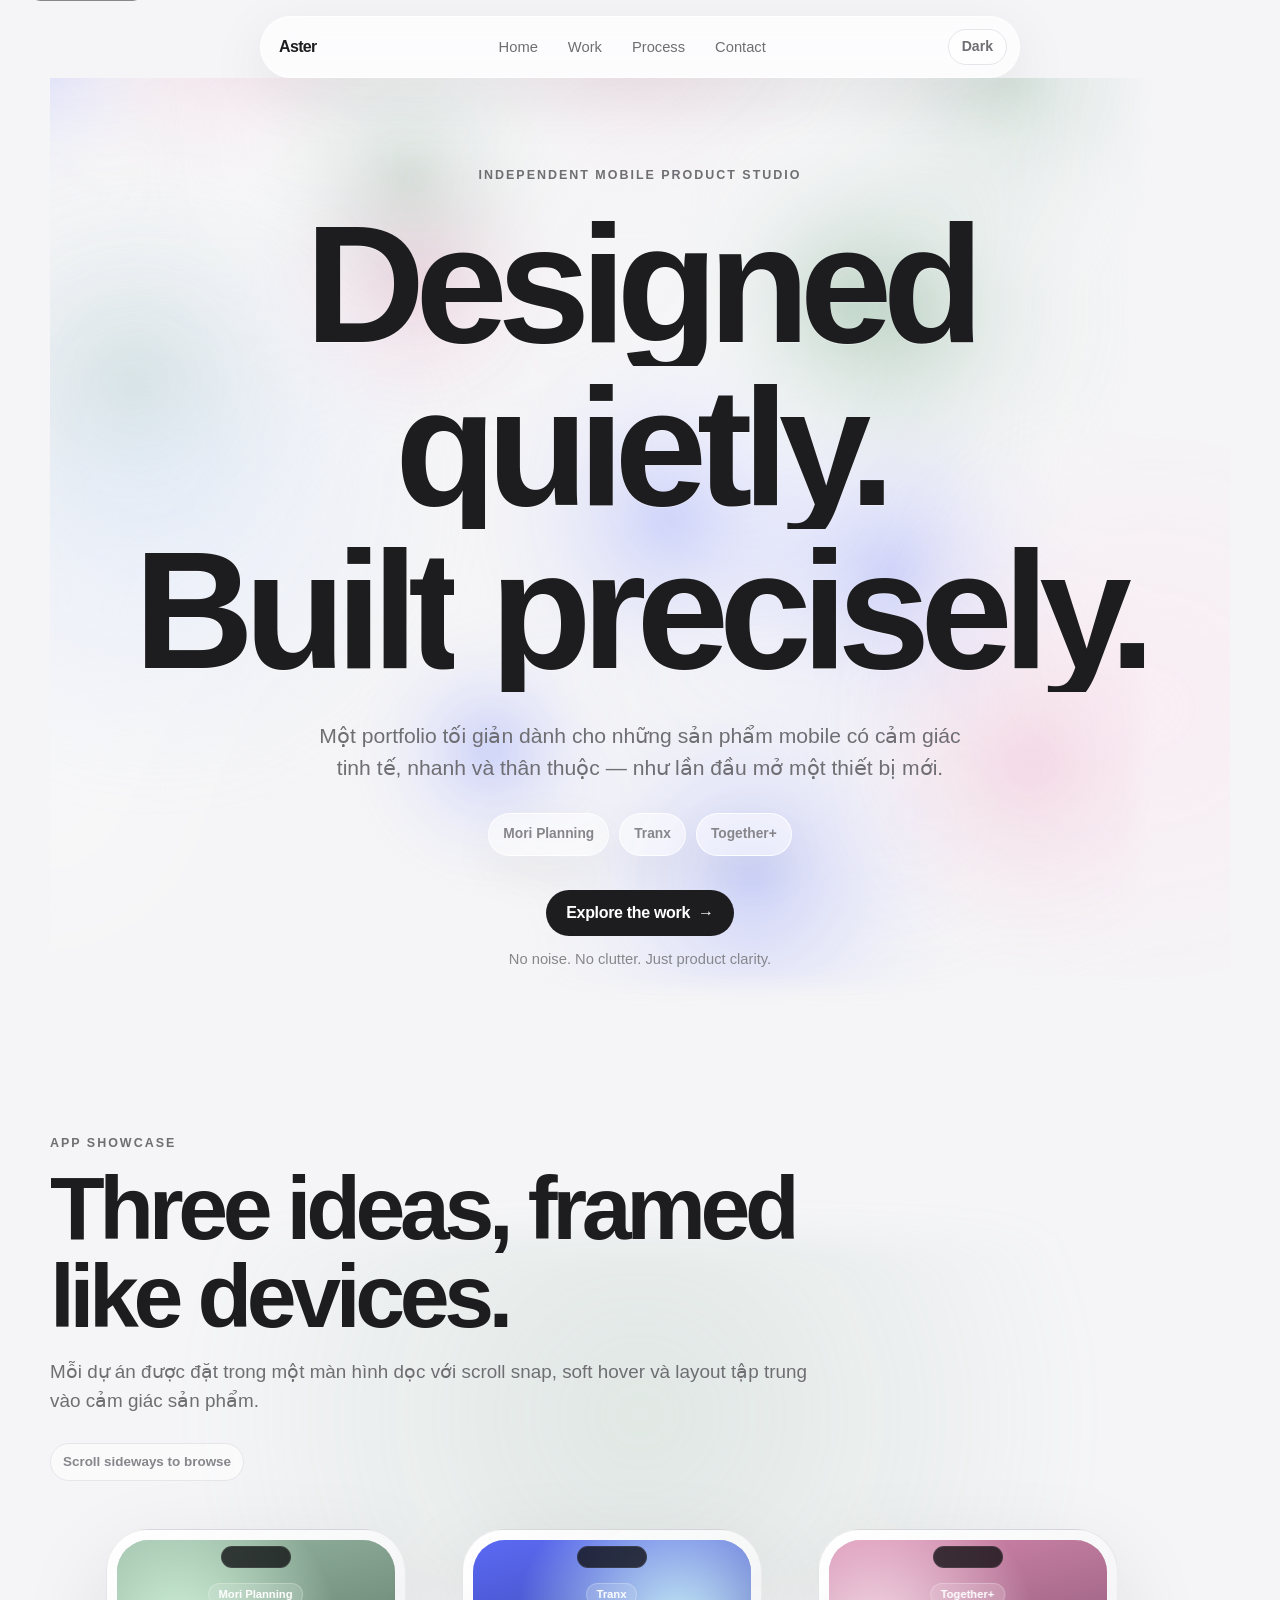
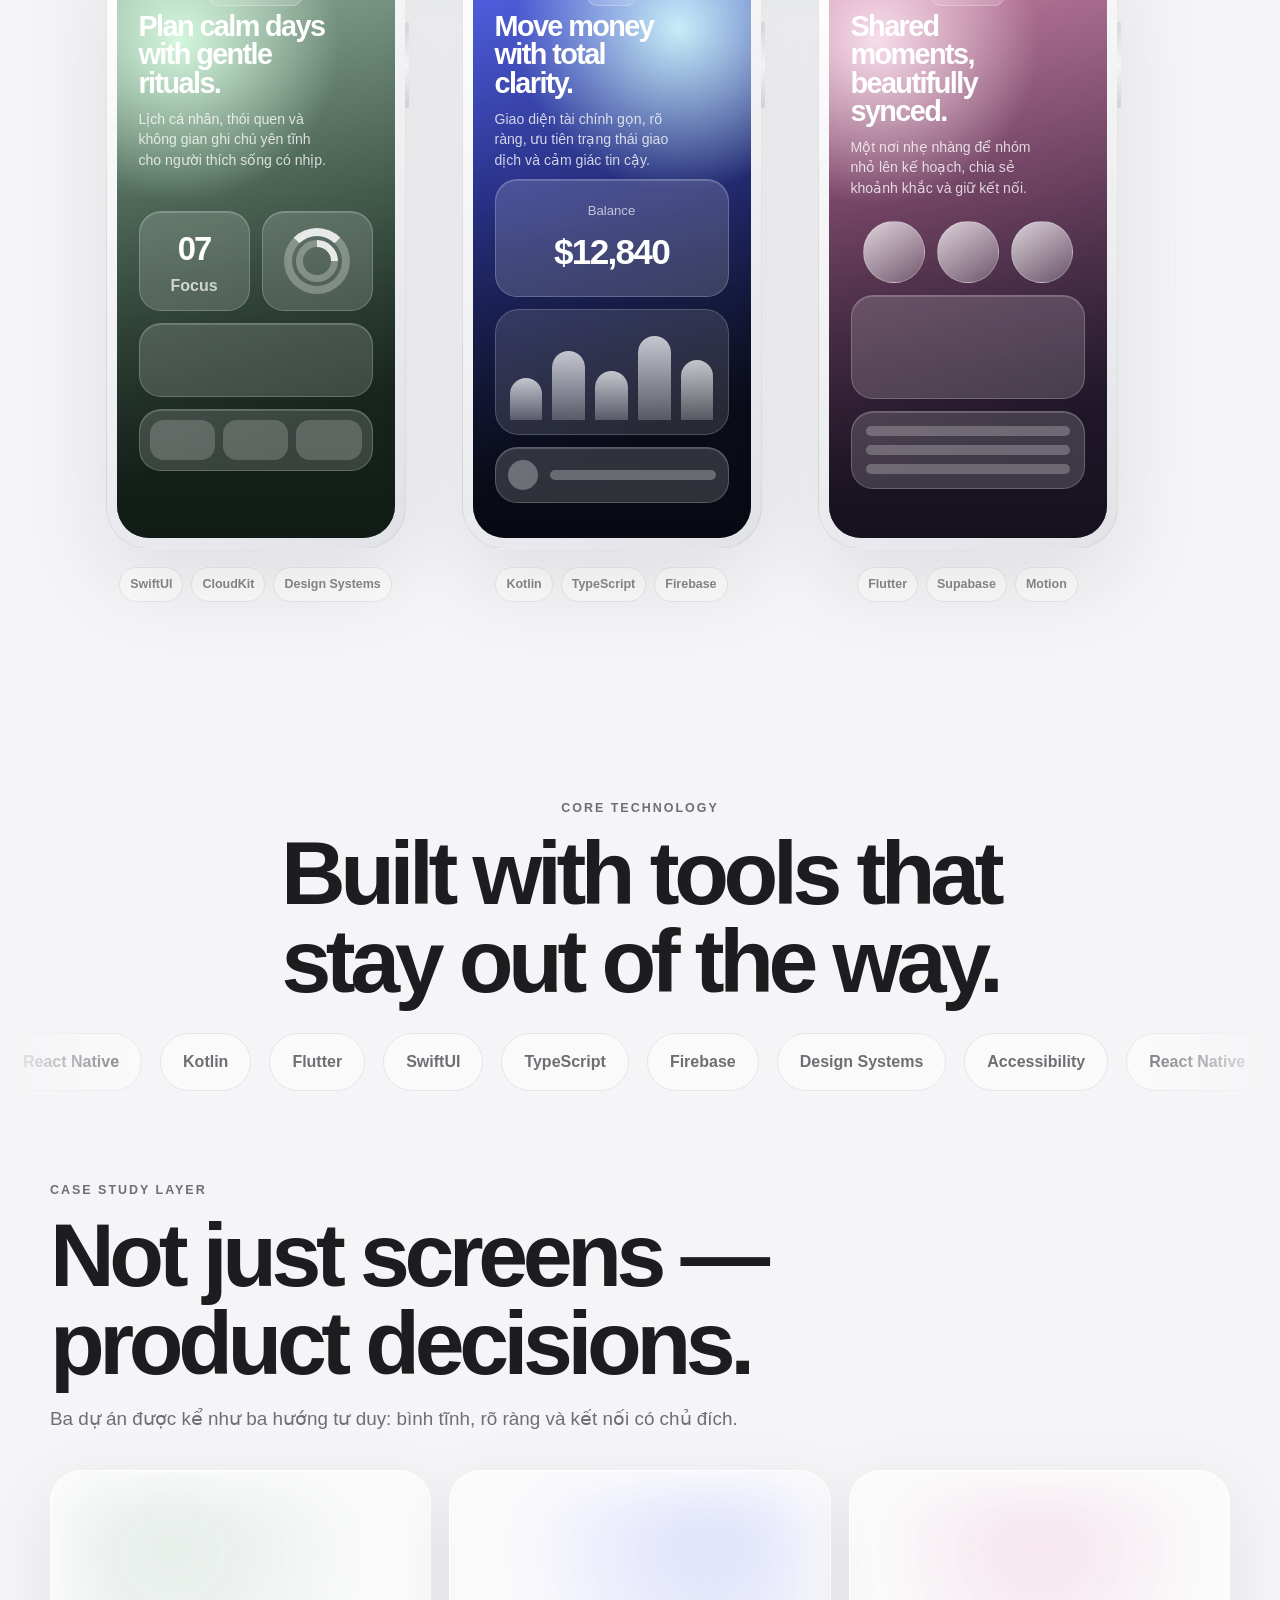
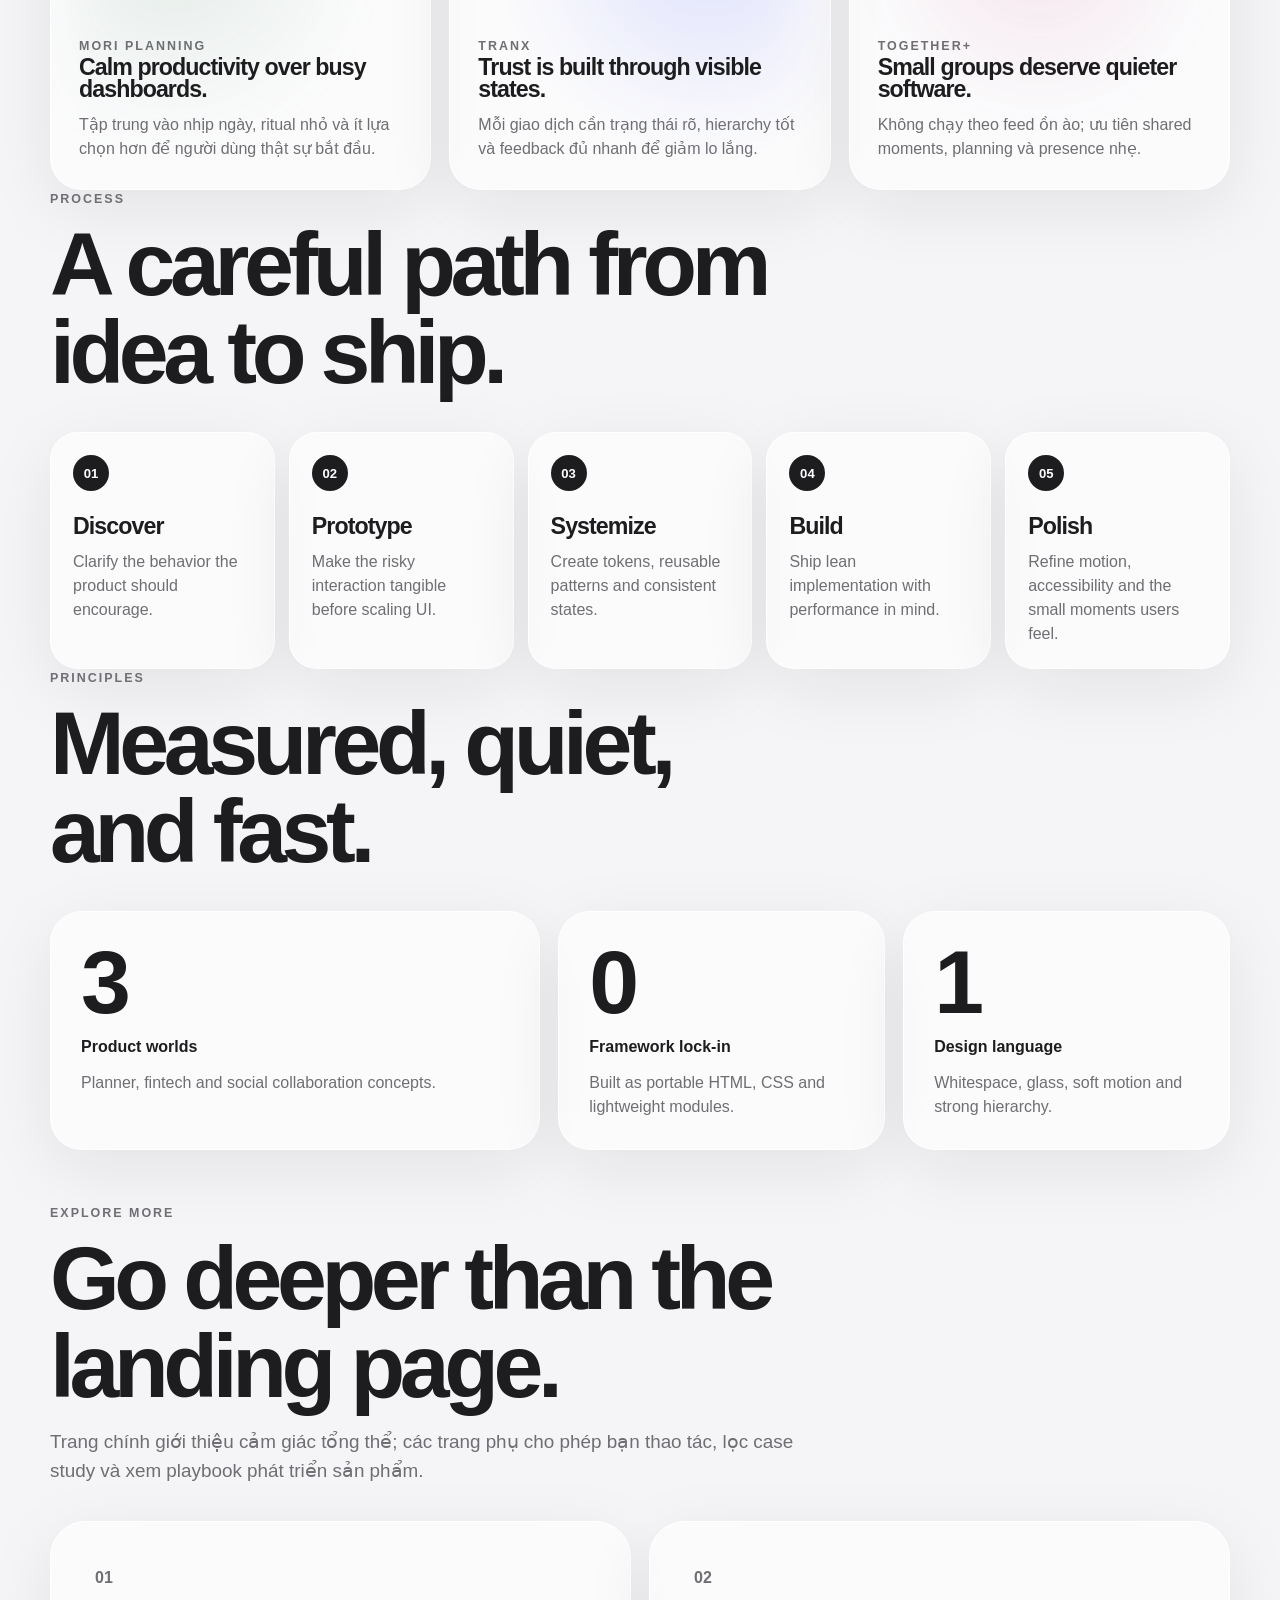
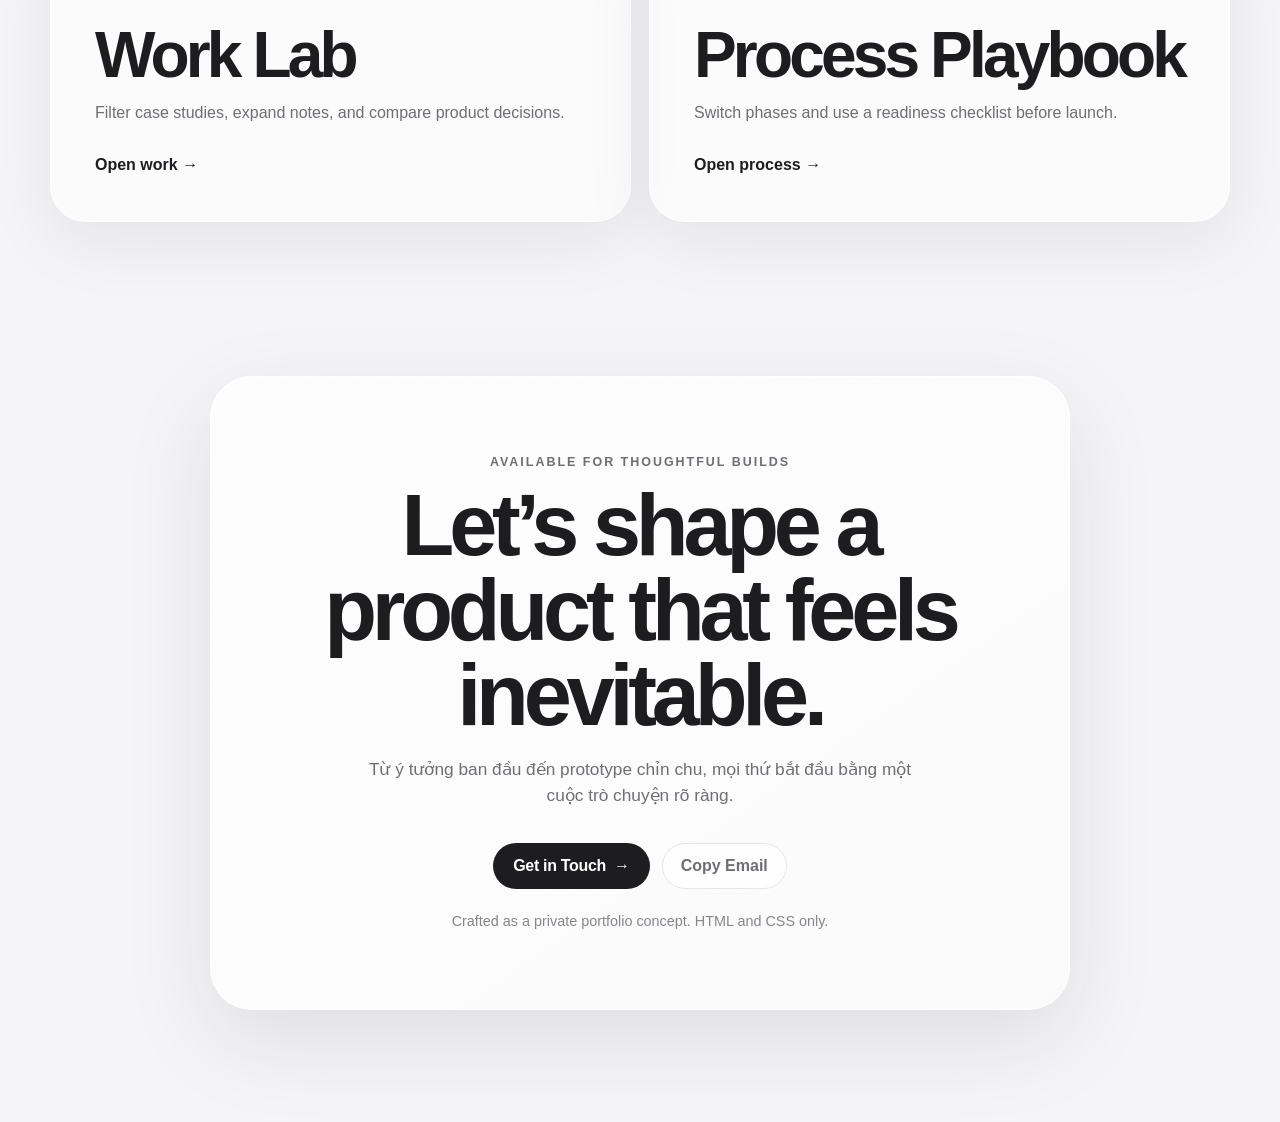
<file: index.html>
<!doctype html>
<html lang="vi">
<head>
  <meta charset="utf-8" />
  <meta name="viewport" content="width=device-width, initial-scale=1" />
  <meta name="description" content="Portfolio tối giản lấy cảm hứng từ Apple, trưng bày các sản phẩm mobile và kỹ năng phát triển." />
  <title>Profile Portfolio — Apple-esque Minimalism</title>
  <meta name="theme-color" content="#f5f5f7" />
  <meta property="og:title" content="Profile Portfolio — Apple-esque Minimalism" />
  <meta property="og:description" content="Interactive product portfolio concept for mobile apps, crafted with Apple-inspired minimalism." />
  <meta property="og:type" content="website" />
  <meta property="og:url" content="https://example.dev/" />
  <meta name="twitter:card" content="summary_large_image" />
  <link rel="icon" href="favicon.svg" type="image/svg+xml" />
  <link rel="stylesheet" href="src/styles/main.css" />
</head>
<body>
  <div class="scroll-progress" data-scroll-progress aria-hidden="true"></div>
  <a class="skip-link" href="#projects">Skip to projects</a>
  <header class="site-header" aria-label="Thanh điều hướng chính">
    <a class="brand" href="#top" aria-label="Về đầu trang">Aster</a>
    <nav class="nav-links" aria-label="Liên kết trong trang">
      <a href="#projects">Home</a>
      <a href="work.html">Work</a>
      <a href="process.html">Process</a>
      <a href="#contact">Contact</a>
    </nav>
    <button class="theme-toggle" type="button" data-theme-toggle aria-pressed="false" aria-label="Toggle color theme">Dark</button>
  </header>

  <main id="top">
    <section class="hero section-shell" aria-labelledby="hero-title" data-hero-canvas-root>
      <canvas class="hero-canvas" data-hero-canvas aria-hidden="true"></canvas>
      <div class="ambient-orb ambient-orb--one" aria-hidden="true"></div>
      <div class="ambient-orb ambient-orb--two" aria-hidden="true"></div>

      <p class="eyebrow reveal-up">Independent Mobile Product Studio</p>
      <h1 id="hero-title" class="hero-title reveal-up reveal-delay-1" data-split>
        Designed quietly.<br />Built precisely.
      </h1>
      <p class="hero-copy reveal-up reveal-delay-2">
        Một portfolio tối giản dành cho những sản phẩm mobile có cảm giác tinh tế, nhanh và thân thuộc — như lần đầu mở một thiết bị mới.
      </p>
      <ul class="hero-product-pills reveal-up reveal-delay-3" data-product-pills aria-label="Featured product concepts"></ul>
      <div class="hero-actions reveal-up reveal-delay-3">
        <a class="hero-cta" href="#projects" data-magnetic>Explore the work <span aria-hidden="true">→</span></a>
        <span class="micro-note">No noise. No clutter. Just product clarity.</span>
      </div>
    </section>

    <section id="projects" class="projects section-shell" aria-labelledby="projects-title">
      <div class="section-heading" data-reveal data-parallax="0.06">
        <p class="eyebrow">App Showcase</p>
        <h2 id="projects-title">Three ideas, framed like devices.</h2>
        <p>
          Mỗi dự án được đặt trong một màn hình dọc với scroll snap, soft hover và layout tập trung vào cảm giác sản phẩm.
        </p>
      </div>

      <div class="scroll-hint" aria-hidden="true">Scroll sideways to browse</div>
      <div class="phone-rail" data-project-rail aria-live="polite" aria-label="Danh sách dự án dạng màn hình điện thoại"></div>
    </section>

    <section id="skills" class="skills" aria-labelledby="skills-title">
      <div class="section-shell section-heading compact" data-reveal>
        <p class="eyebrow">Core Technology</p>
        <h2 id="skills-title">Built with tools that stay out of the way.</h2>
      </div>
      <div class="ticker" aria-label="Danh sách công nghệ chạy ngang">
        <div class="ticker-track">
          <span>React Native</span><span>Kotlin</span><span>Flutter</span><span>SwiftUI</span><span>TypeScript</span><span>Firebase</span><span>Design Systems</span><span>Accessibility</span>
          <span>React Native</span><span>Kotlin</span><span>Flutter</span><span>SwiftUI</span><span>TypeScript</span><span>Firebase</span><span>Design Systems</span><span>Accessibility</span>
        </div>
      </div>
    </section>


    <section class="case-studies section-shell" aria-labelledby="case-title">
      <div class="section-heading" data-reveal data-parallax="0.06">
        <p class="eyebrow">Case Study Layer</p>
        <h2 id="case-title">Not just screens — product decisions.</h2>
        <p>Ba dự án được kể như ba hướng tư duy: bình tĩnh, rõ ràng và kết nối có chủ đích.</p>
      </div>
      <div class="story-grid" data-story-grid></div>
    </section>

    <section class="process section-shell" aria-labelledby="process-title">
      <div class="section-heading" data-reveal data-parallax="0.06">
        <p class="eyebrow">Process</p>
        <h2 id="process-title">A careful path from idea to ship.</h2>
      </div>
      <div class="process-rail">
        <article class="process-step" data-reveal><span class="process-index">01</span><h3>Discover</h3><p>Clarify the behavior the product should encourage.</p></article>
        <article class="process-step" data-reveal><span class="process-index">02</span><h3>Prototype</h3><p>Make the risky interaction tangible before scaling UI.</p></article>
        <article class="process-step" data-reveal><span class="process-index">03</span><h3>Systemize</h3><p>Create tokens, reusable patterns and consistent states.</p></article>
        <article class="process-step" data-reveal><span class="process-index">04</span><h3>Build</h3><p>Ship lean implementation with performance in mind.</p></article>
        <article class="process-step" data-reveal><span class="process-index">05</span><h3>Polish</h3><p>Refine motion, accessibility and the small moments users feel.</p></article>
      </div>
    </section>

    <section class="metrics section-shell" aria-labelledby="metrics-title">
      <div class="section-heading" data-reveal data-parallax="0.06">
        <p class="eyebrow">Principles</p>
        <h2 id="metrics-title">Measured, quiet, and fast.</h2>
      </div>
      <div class="metrics-grid">
        <article class="metric-card" data-reveal><strong>3</strong><span>Product worlds</span><p>Planner, fintech and social collaboration concepts.</p></article>
        <article class="metric-card" data-reveal><strong>0</strong><span>Framework lock-in</span><p>Built as portable HTML, CSS and lightweight modules.</p></article>
        <article class="metric-card" data-reveal><strong>1</strong><span>Design language</span><p>Whitespace, glass, soft motion and strong hierarchy.</p></article>
      </div>
    </section>


    <section class="site-map section-shell" aria-labelledby="site-map-title">
      <div class="section-heading" data-reveal data-parallax="0.06">
        <p class="eyebrow">Explore More</p>
        <h2 id="site-map-title">Go deeper than the landing page.</h2>
        <p>Trang chính giới thiệu cảm giác tổng thể; các trang phụ cho phép bạn thao tác, lọc case study và xem playbook phát triển sản phẩm.</p>
      </div>
      <div class="route-grid">
        <a class="route-card" href="work.html" data-reveal>
          <span>01</span>
          <h3>Work Lab</h3>
          <p>Filter case studies, expand notes, and compare product decisions.</p>
          <strong>Open work →</strong>
        </a>
        <a class="route-card" href="process.html" data-reveal>
          <span>02</span>
          <h3>Process Playbook</h3>
          <p>Switch phases and use a readiness checklist before launch.</p>
          <strong>Open process →</strong>
        </a>
      </div>
    </section>

    <section id="contact" class="contact section-shell" aria-labelledby="contact-title">
      <div class="glass-card" data-reveal>
        <p class="eyebrow">Available for thoughtful builds</p>
        <h2 id="contact-title">Let’s shape a product that feels inevitable.</h2>
        <p>
          Từ ý tưởng ban đầu đến prototype chỉn chu, mọi thứ bắt đầu bằng một cuộc trò chuyện rõ ràng.
        </p>
        <div class="contact-actions">
          <a class="contact-button" href="mailto:hello@example.dev" data-magnetic>Get in Touch <span aria-hidden="true">→</span></a>
          <button class="copy-button" type="button" data-copy-email="hello@example.dev">Copy Email</button>
        </div>
        <p class="footer-note">Crafted as a private portfolio concept. HTML and CSS only.</p>
      </div>
    </section>
  </main>

  <div class="project-detail" data-project-detail aria-hidden="true"></div>
  <div class="toast" data-toast role="status" aria-live="polite"></div>
  <script type="module" src="src/scripts/main.js"></script>
</body>
</html>
</file>
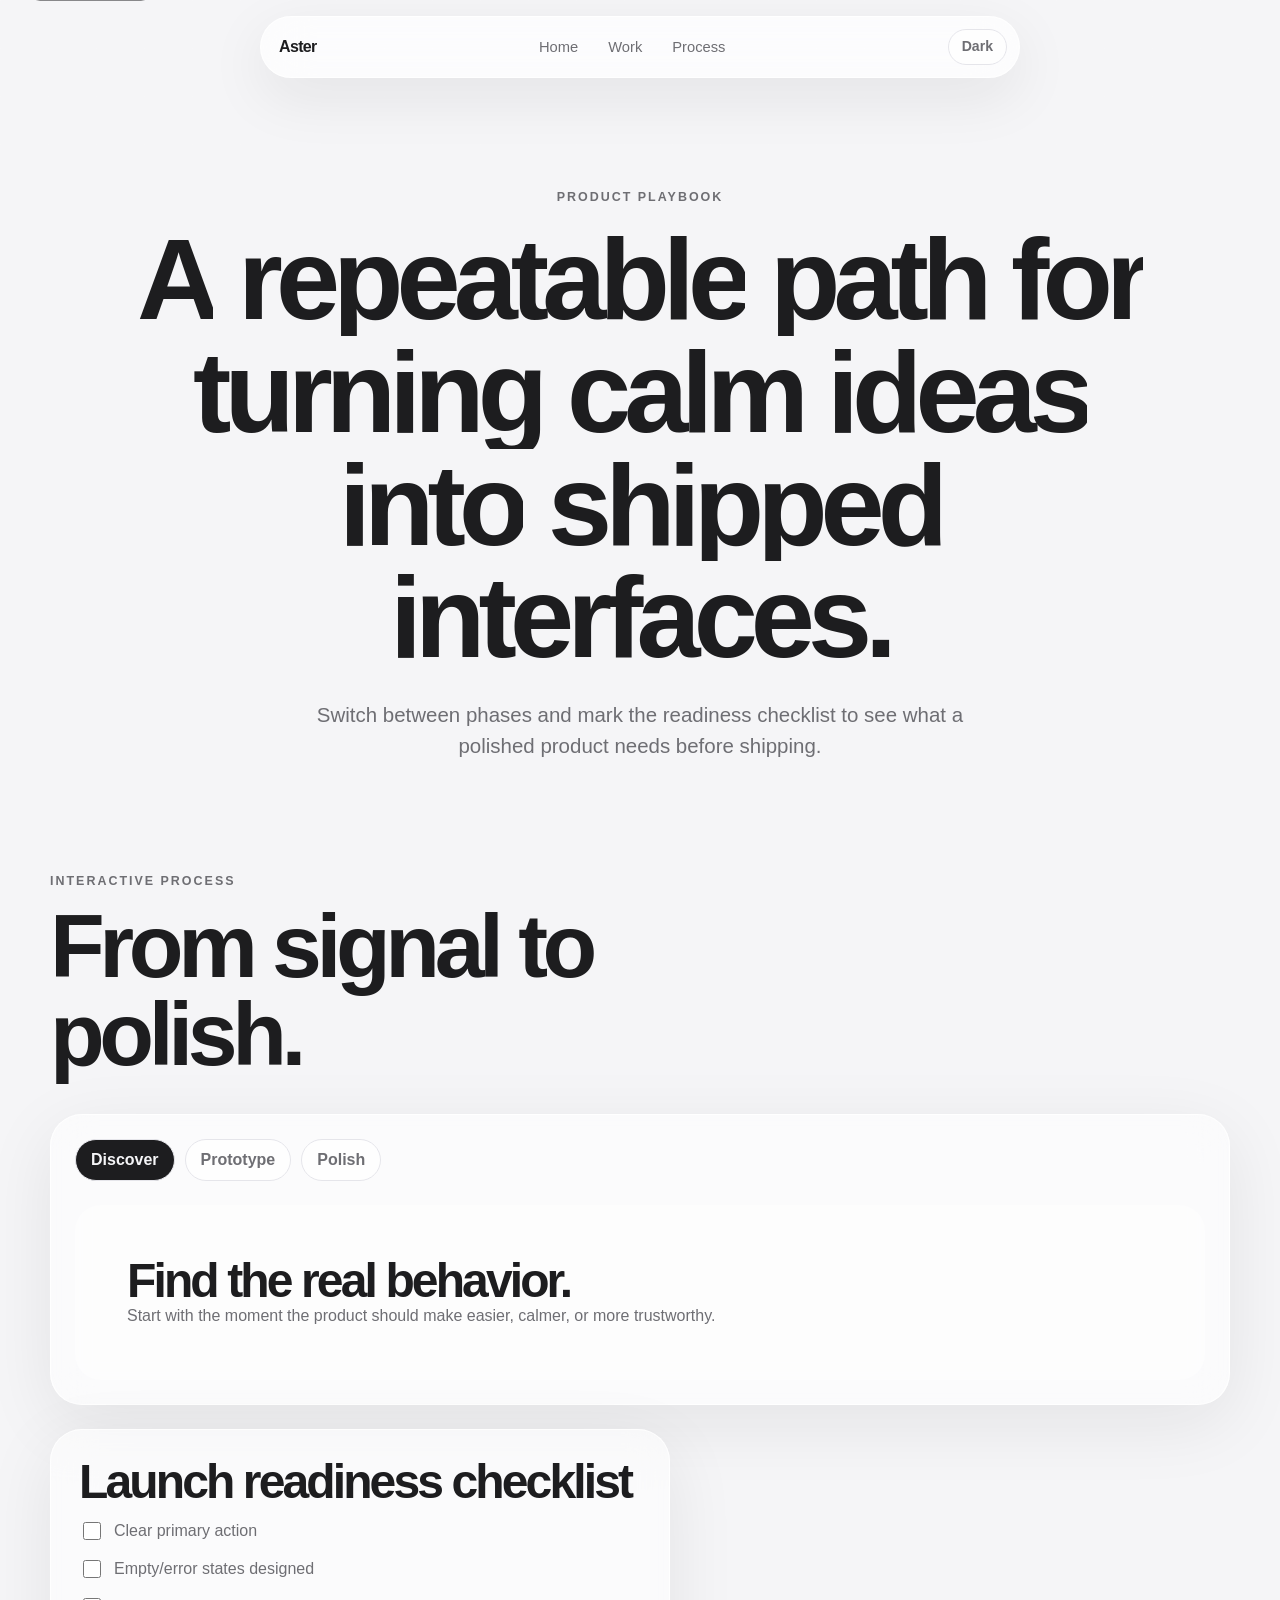
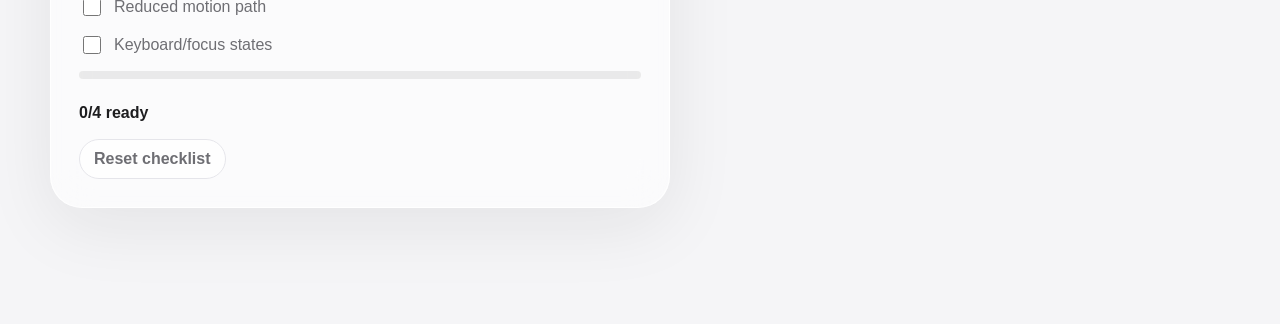
<file: process.html>
<!doctype html>
<html lang="vi">
<head>
  <meta charset="utf-8" />
  <meta name="viewport" content="width=device-width, initial-scale=1" />
  <meta name="description" content="Interactive product process playbook for the profile portfolio." />
  <title>Process — Profile Portfolio</title>
  <meta name="theme-color" content="#f5f5f7" />
  <link rel="icon" href="favicon.svg" type="image/svg+xml" />
  <link rel="stylesheet" href="src/styles/main.css" />
</head>
<body>
  <div class="scroll-progress" data-scroll-progress aria-hidden="true"></div>
  <a class="skip-link" href="#playbook">Skip to playbook</a>
  <header class="site-header" aria-label="Thanh điều hướng chính">
    <a class="brand" href="index.html#top" aria-label="Về trang chủ">Aster</a>
    <nav class="nav-links" aria-label="Liên kết trang">
      <a href="index.html#projects">Home</a>
      <a href="work.html">Work</a>
      <a href="process.html" aria-current="page">Process</a>
    </nav>
    <button class="theme-toggle" type="button" data-theme-toggle aria-pressed="false" aria-label="Toggle color theme">Dark</button>
  </header>

  <main>
    <section class="page-hero section-shell" aria-labelledby="process-page-title">
      <p class="eyebrow reveal-up">Product Playbook</p>
      <h1 id="process-page-title" class="page-title reveal-up reveal-delay-1" data-split>A repeatable path for turning calm ideas into shipped interfaces.</h1>
      <p class="page-copy reveal-up reveal-delay-2">Switch between phases and mark the readiness checklist to see what a polished product needs before shipping.</p>
    </section>

    <section id="playbook" class="playbook section-shell" aria-labelledby="playbook-title">
      <div class="section-heading" data-reveal data-parallax="0.06">
        <p class="eyebrow">Interactive Process</p>
        <h2 id="playbook-title">From signal to polish.</h2>
      </div>

      <div class="tabs" data-tabs>
        <div class="tab-list" role="tablist" aria-label="Process phases">
          <button role="tab" aria-selected="true" aria-controls="phase-discover" id="tab-discover">Discover</button>
          <button role="tab" aria-selected="false" aria-controls="phase-prototype" id="tab-prototype">Prototype</button>
          <button role="tab" aria-selected="false" aria-controls="phase-polish" id="tab-polish">Polish</button>
        </div>
        <article class="tab-panel" role="tabpanel" id="phase-discover" aria-labelledby="tab-discover">
          <h3>Find the real behavior.</h3><p>Start with the moment the product should make easier, calmer, or more trustworthy.</p>
        </article>
        <article class="tab-panel" role="tabpanel" id="phase-prototype" aria-labelledby="tab-prototype" hidden>
          <h3>Make the risky interaction tangible.</h3><p>Prototype flows before decoration so navigation, hierarchy, and feedback are tested early.</p>
        </article>
        <article class="tab-panel" role="tabpanel" id="phase-polish" aria-labelledby="tab-polish" hidden>
          <h3>Refine the moments users feel.</h3><p>Motion, empty states, loading states, contrast, and keyboard paths make the interface feel complete.</p>
        </article>
      </div>

      <div class="readiness-card" data-reveal>
        <h3>Launch readiness checklist</h3>
        <label><input type="checkbox" data-check-item /> Clear primary action</label>
        <label><input type="checkbox" data-check-item /> Empty/error states designed</label>
        <label><input type="checkbox" data-check-item /> Reduced motion path</label>
        <label><input type="checkbox" data-check-item /> Keyboard/focus states</label>
        <div class="readiness-progress" aria-hidden="true"><span data-check-progress></span></div>
        <p class="readiness-meter"><span data-check-count>0</span>/4 ready</p>
        <button class="reset-checklist" type="button" data-reset-checklist>Reset checklist</button>
      </div>
    </section>
  </main>

  <div class="toast" data-toast role="status" aria-live="polite"></div>
  <script type="module" src="src/scripts/main.js"></script>
</body>
</html>
</file>
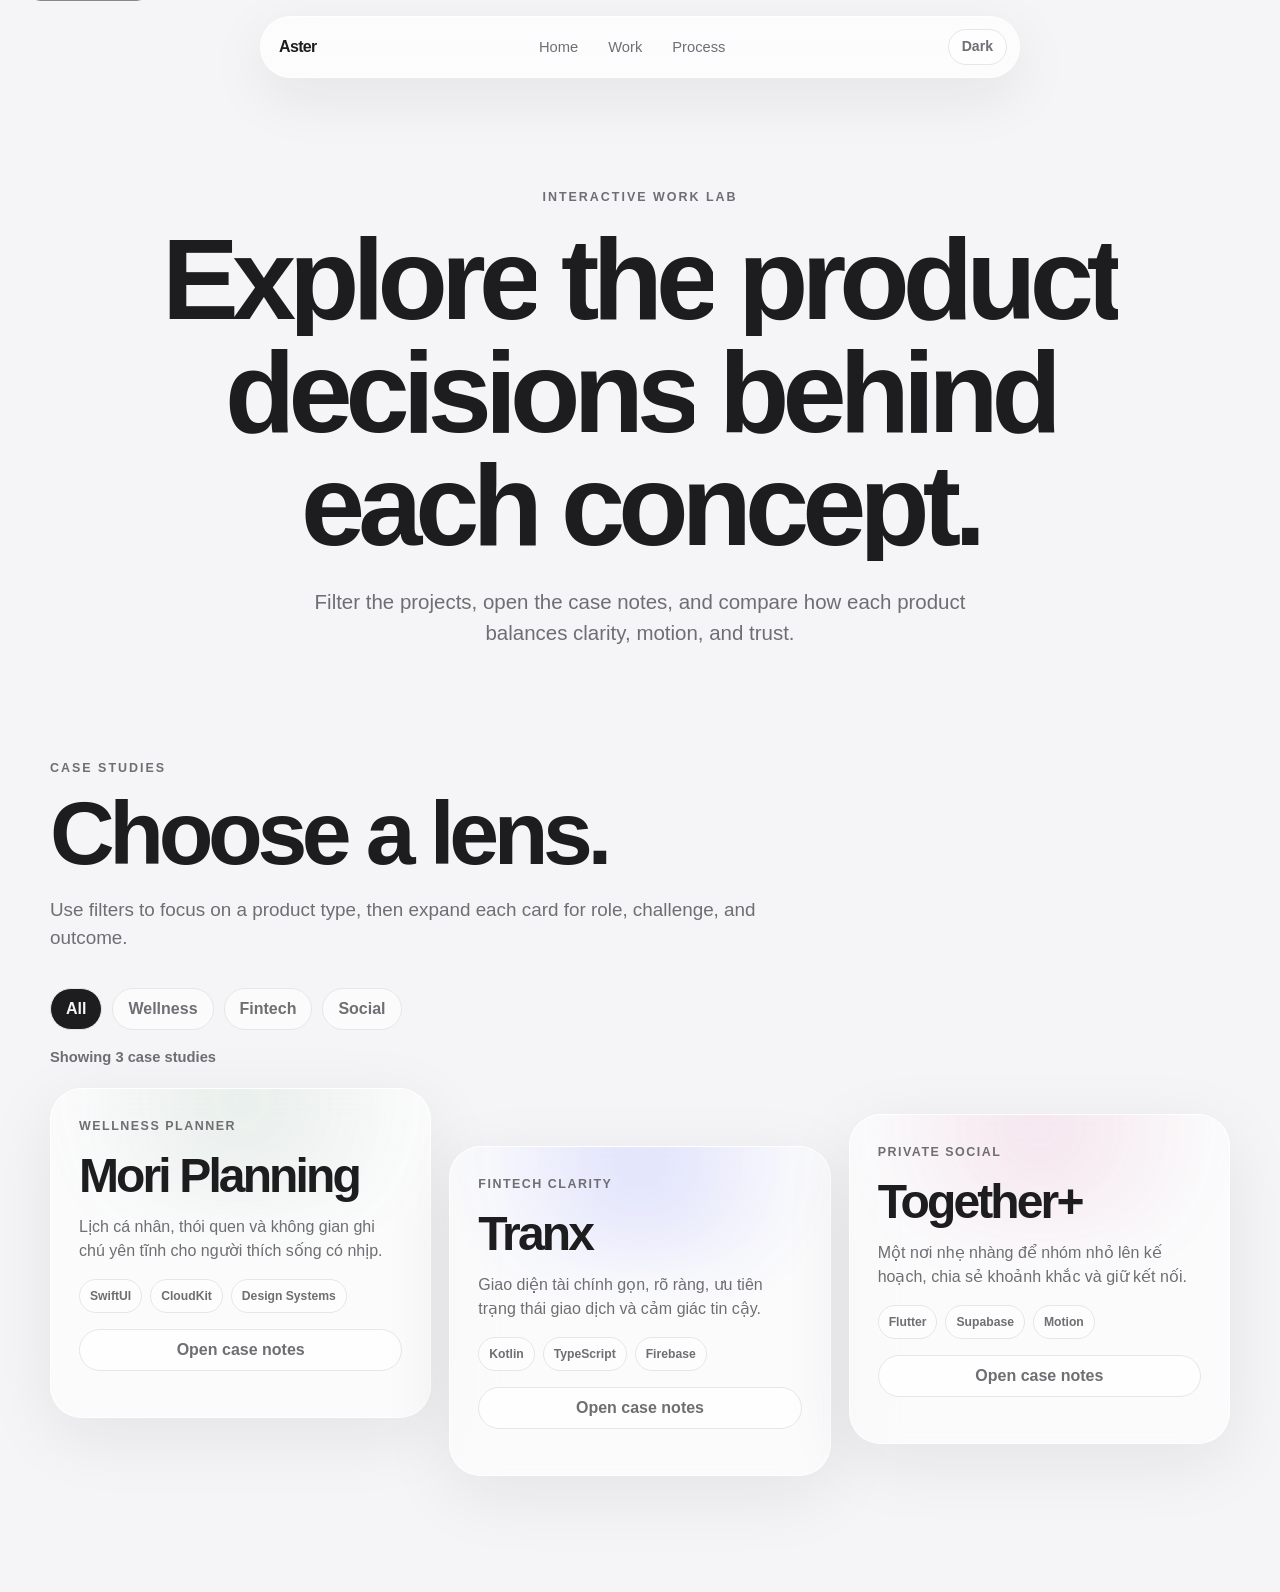
<file: work.html>
<!doctype html>
<html lang="vi">
<head>
  <meta charset="utf-8" />
  <meta name="viewport" content="width=device-width, initial-scale=1" />
  <meta name="description" content="Case studies and interactive product work lab for the profile portfolio." />
  <title>Work — Profile Portfolio</title>
  <meta name="theme-color" content="#f5f5f7" />
  <link rel="icon" href="favicon.svg" type="image/svg+xml" />
  <link rel="stylesheet" href="src/styles/main.css" />
</head>
<body>
  <div class="scroll-progress" data-scroll-progress aria-hidden="true"></div>
  <a class="skip-link" href="#work-lab">Skip to work lab</a>
  <header class="site-header" aria-label="Thanh điều hướng chính">
    <a class="brand" href="index.html#top" aria-label="Về trang chủ">Aster</a>
    <nav class="nav-links" aria-label="Liên kết trang">
      <a href="index.html#projects">Home</a>
      <a href="work.html" aria-current="page">Work</a>
      <a href="process.html">Process</a>
    </nav>
    <button class="theme-toggle" type="button" data-theme-toggle aria-pressed="false" aria-label="Toggle color theme">Dark</button>
  </header>

  <main>
    <section class="page-hero section-shell" aria-labelledby="work-title">
      <p class="eyebrow reveal-up">Interactive Work Lab</p>
      <h1 id="work-title" class="page-title reveal-up reveal-delay-1" data-split>Explore the product decisions behind each concept.</h1>
      <p class="page-copy reveal-up reveal-delay-2">Filter the projects, open the case notes, and compare how each product balances clarity, motion, and trust.</p>
    </section>

    <section id="work-lab" class="work-lab section-shell" aria-labelledby="lab-title">
      <div class="section-heading" data-reveal data-parallax="0.06">
        <p class="eyebrow">Case Studies</p>
        <h2 id="lab-title">Choose a lens.</h2>
        <p>Use filters to focus on a product type, then expand each card for role, challenge, and outcome.</p>
      </div>

      <div class="filter-bar" data-filter-group aria-label="Project filters">
        <button type="button" class="filter-button is-active" data-filter="all">All</button>
        <button type="button" class="filter-button" data-filter="wellness">Wellness</button>
        <button type="button" class="filter-button" data-filter="fintech">Fintech</button>
        <button type="button" class="filter-button" data-filter="social">Social</button>
      </div>
      <p class="filter-count" data-filter-count aria-live="polite">Showing 3 case studies</p>

      <div class="case-grid" data-case-grid></div>
    </section>
  </main>

  <div class="toast" data-toast role="status" aria-live="polite"></div>
  <script type="module" src="src/scripts/main.js"></script>
</body>
</html>
</file>
<file: src/styles/main.css>
@import url("./base.css");
@import url("./layout.css");
@import url("./components.css");
@import url("./sections/hero.css");
@import url("./sections/projects.css");
@import url("./sections/project-detail.css");
@import url("./sections/skills.css");
@import url("./sections/contact.css");
@import url("./sections/story.css");
@import url("./sections/pages.css");
@import url("./animations.css");
</file>
